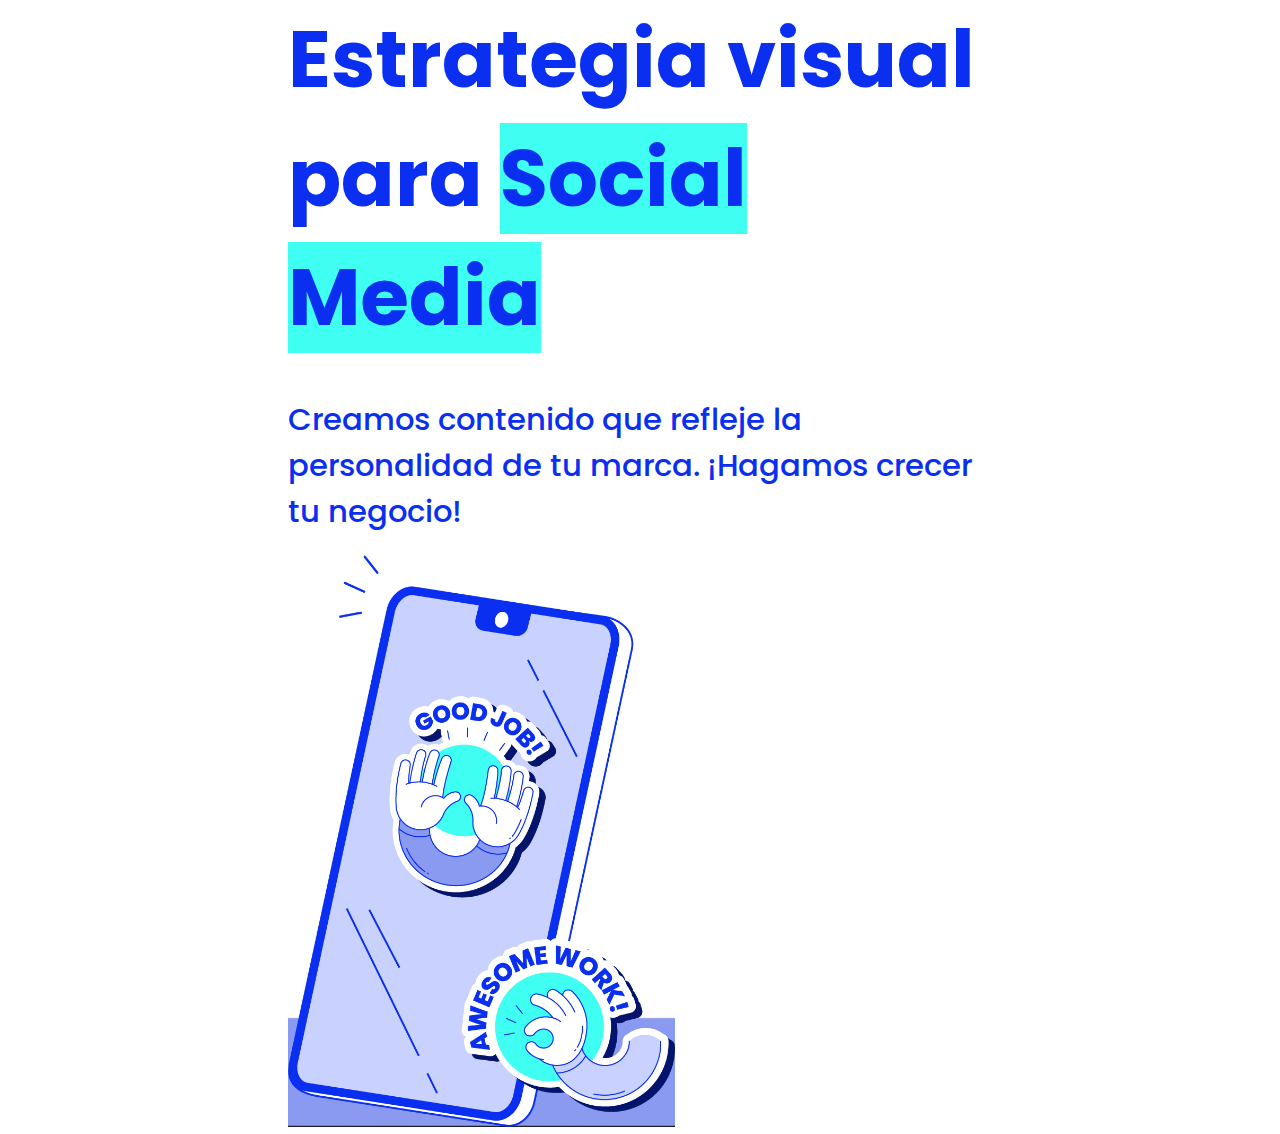
<file: Ejercicio 1/index.html>
<!DOCTYPE html>
<html lang="en">
<head>
    <meta charset="UTF-8">
    <meta name="viewport" content="width=device-width, initial-scale=1.0">
    <title>Laboratorio 1</title>
    <link rel="stylesheet" href="./css/styles.css">
    <link rel="preconnect" href="https://fonts.googleapis.com">
    <link rel="preconnect" href="https://fonts.gstatic.com" crossorigin>
    <link href="https://fonts.googleapis.com/css2?family=Poppins:wght@500;700&display=swap" rel="stylesheet">
</head>
<body>
    <main>
        <h1>Estrategia visual para <span class="fondo">social media</span></h1>        
        <p>Creamos contenido que refleje la personalidad de tu marca. ¡Hagamos crecer tu negocio!</p>
        <img class="cel-image" src="images/celu.png" alt="celular">
    </main>
</body>
</html>
</file>
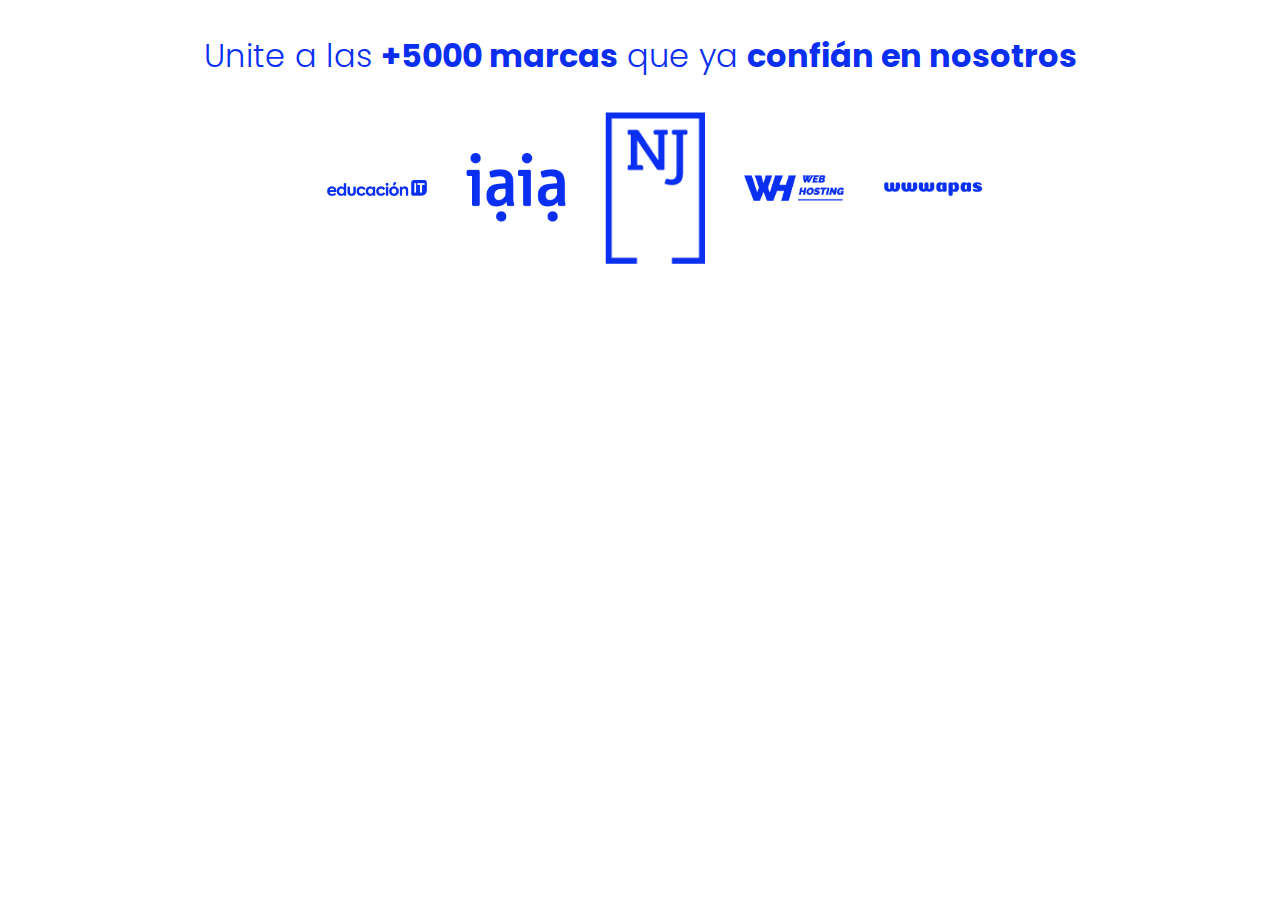
<file: Ejercicio 2/index.html>
<!DOCTYPE html>
<html lang="en">
<head>
    <meta charset="UTF-8">
    <meta name="viewport" content="width=device-width, initial-scale=1.0">
    <title>Laboratorio 2</title>
    
    <link rel="preconnect" href="https://fonts.googleapis.com">
    <link rel="preconnect" href="https://fonts.gstatic.com" crossorigin>
    <link href="https://fonts.googleapis.com/css2?family=Poppins:wght@300;700&display=swap" rel="stylesheet">

    <link rel="stylesheet" href="./css/styles.css">
</head>
<body>
    <footer>
        <p>Unite a las <strong>+5000 marcas</strong> que ya <strong>confián en nosotros</strong></p>
        <div>
            <img src="./images/logos-EIT.png" alt="logo-EIT">
            <img src="./images/logos-iaia.png" alt="logo-iaia">
            <img src="./images/logos-NJ.png" alt="logo-nj">
            <img src="./images/logos-WH.png" alt="logos-wh">
            <img src="./images/logos-wwwapas.png" alt="logos-wwwapas">
        </div>
    </footer>
</body>
</html>
</file>
<file: Ejercicio 1/css/styles.css>
:root{
    --font-color:#0a2ff1;       
    --background-h:#3ffff3;
    --font-family:'Poppins', sans-serif;
    --fs-59:78.66px;
    --fs-23:30.66px;

    --fw-medium:500;
    --fw-bold:700;

    font-family: var(--font-family);
    color: var(--font-color)
}

*{
    margin: 0px;
    padding: 0px;
    box-sizing: border-box;
}

.fondo{
    text-transform: capitalize;
    background-color: var(--background-h);
}

main{
    width: 55%;
    margin: 0 auto;    
}

h1{    
    font-size: var(--fs-59);
    font-weight: var(--fw-bold);       
}

p{    
    padding-top: 40px;
    padding-bottom: 20px;
    font-size: var(--fs-23);
    font-weight: var(--fw-medium);       
}

.cel-image{
    background-image: url('../images/fondo.JPG');
    background-position-y: bottom;        
    background-repeat: repeat-x;    
    background-size: 15%;          
    width: 55%;
}
</file>
<file: Ejercicio 2/css/styles.css>
:root{
    --poppins: 'Poppins', sans-serif;
    --font-color: #0a2ff1;
    --fs-24: 32px;
    --fw-light:300;
    --fw--bold:700;

    font-family: var(--poppins);
    color: var(--font-color);
    font-size: var(--fs-24);
}

footer{
    width: 100%;
    text-align: center;
}

p{
    font-weight: var(--fw-light);
}

p strong{
    font-weight: var(--fw--bold);
}

div{
    width: 60%;
    margin: 0 auto;
}

img {
    width:100px; 
    vertical-align: middle;
    margin-left: 30px;
}
</file>
